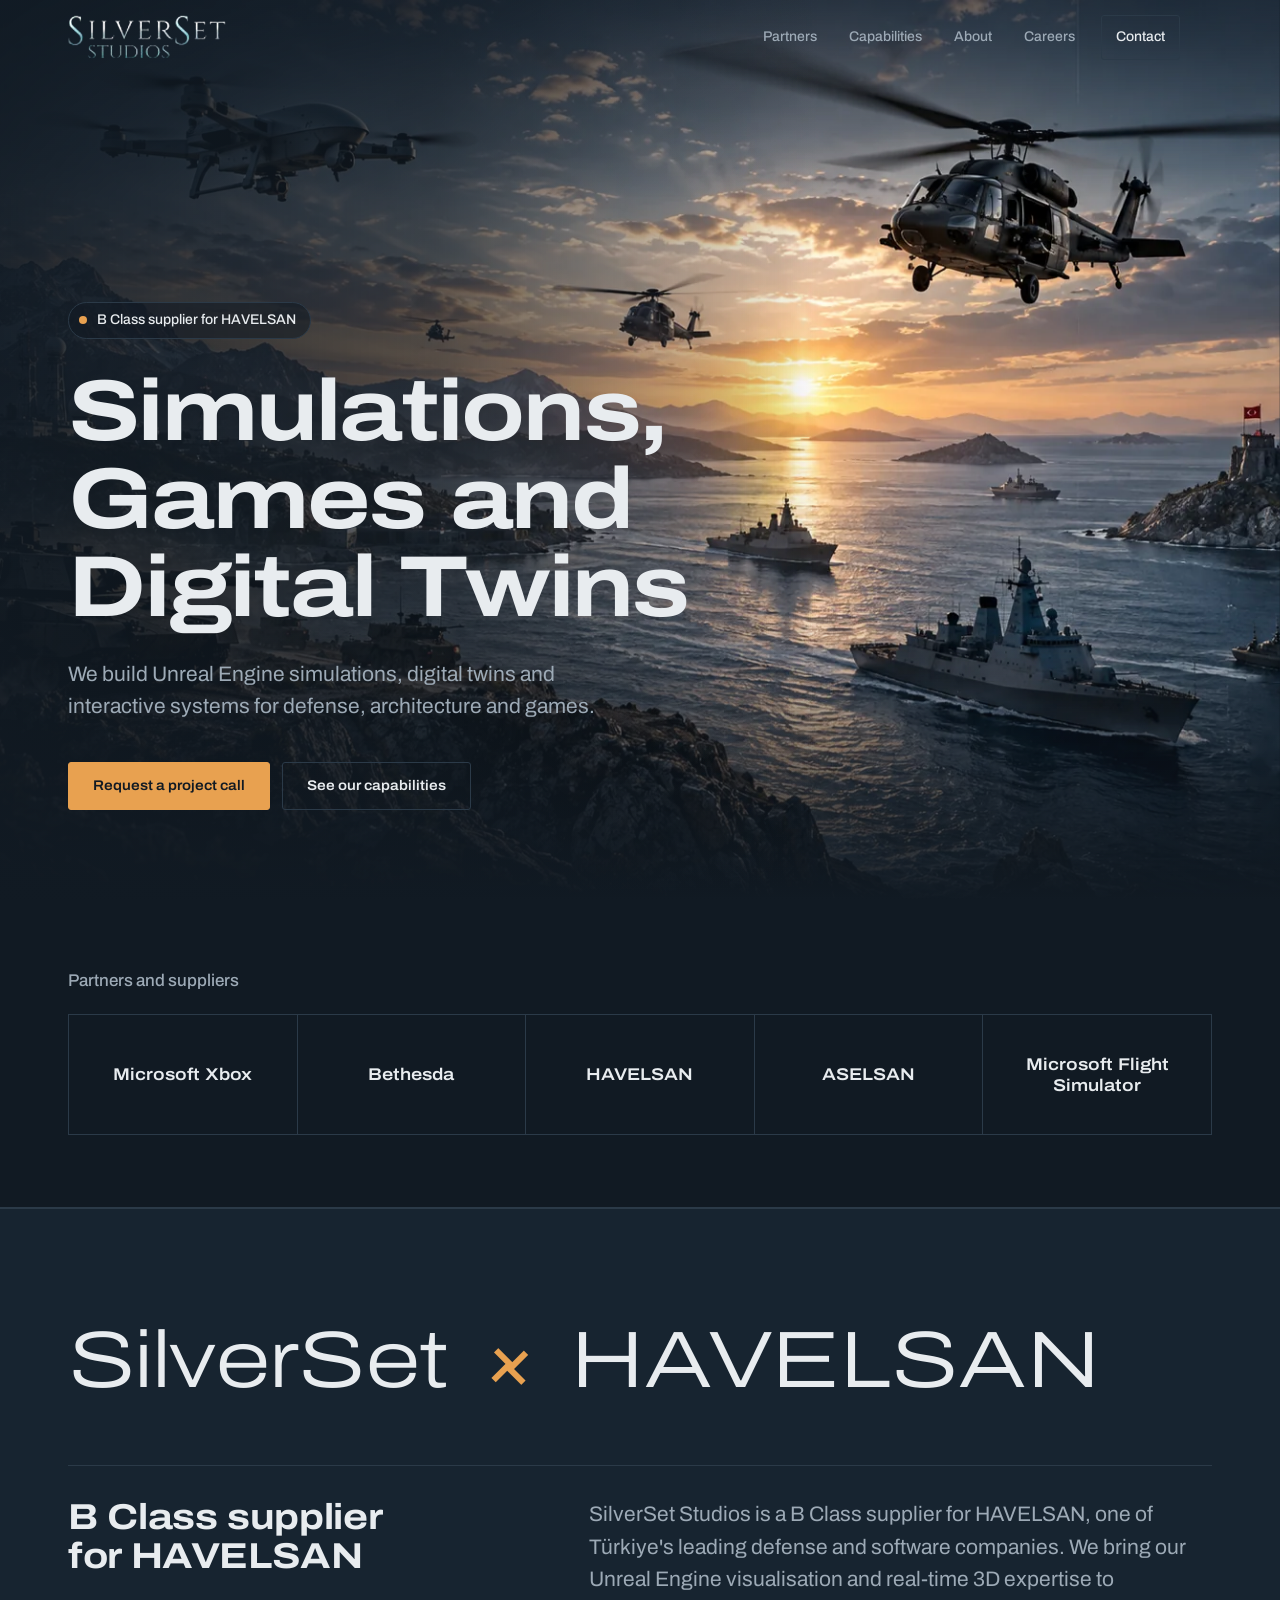
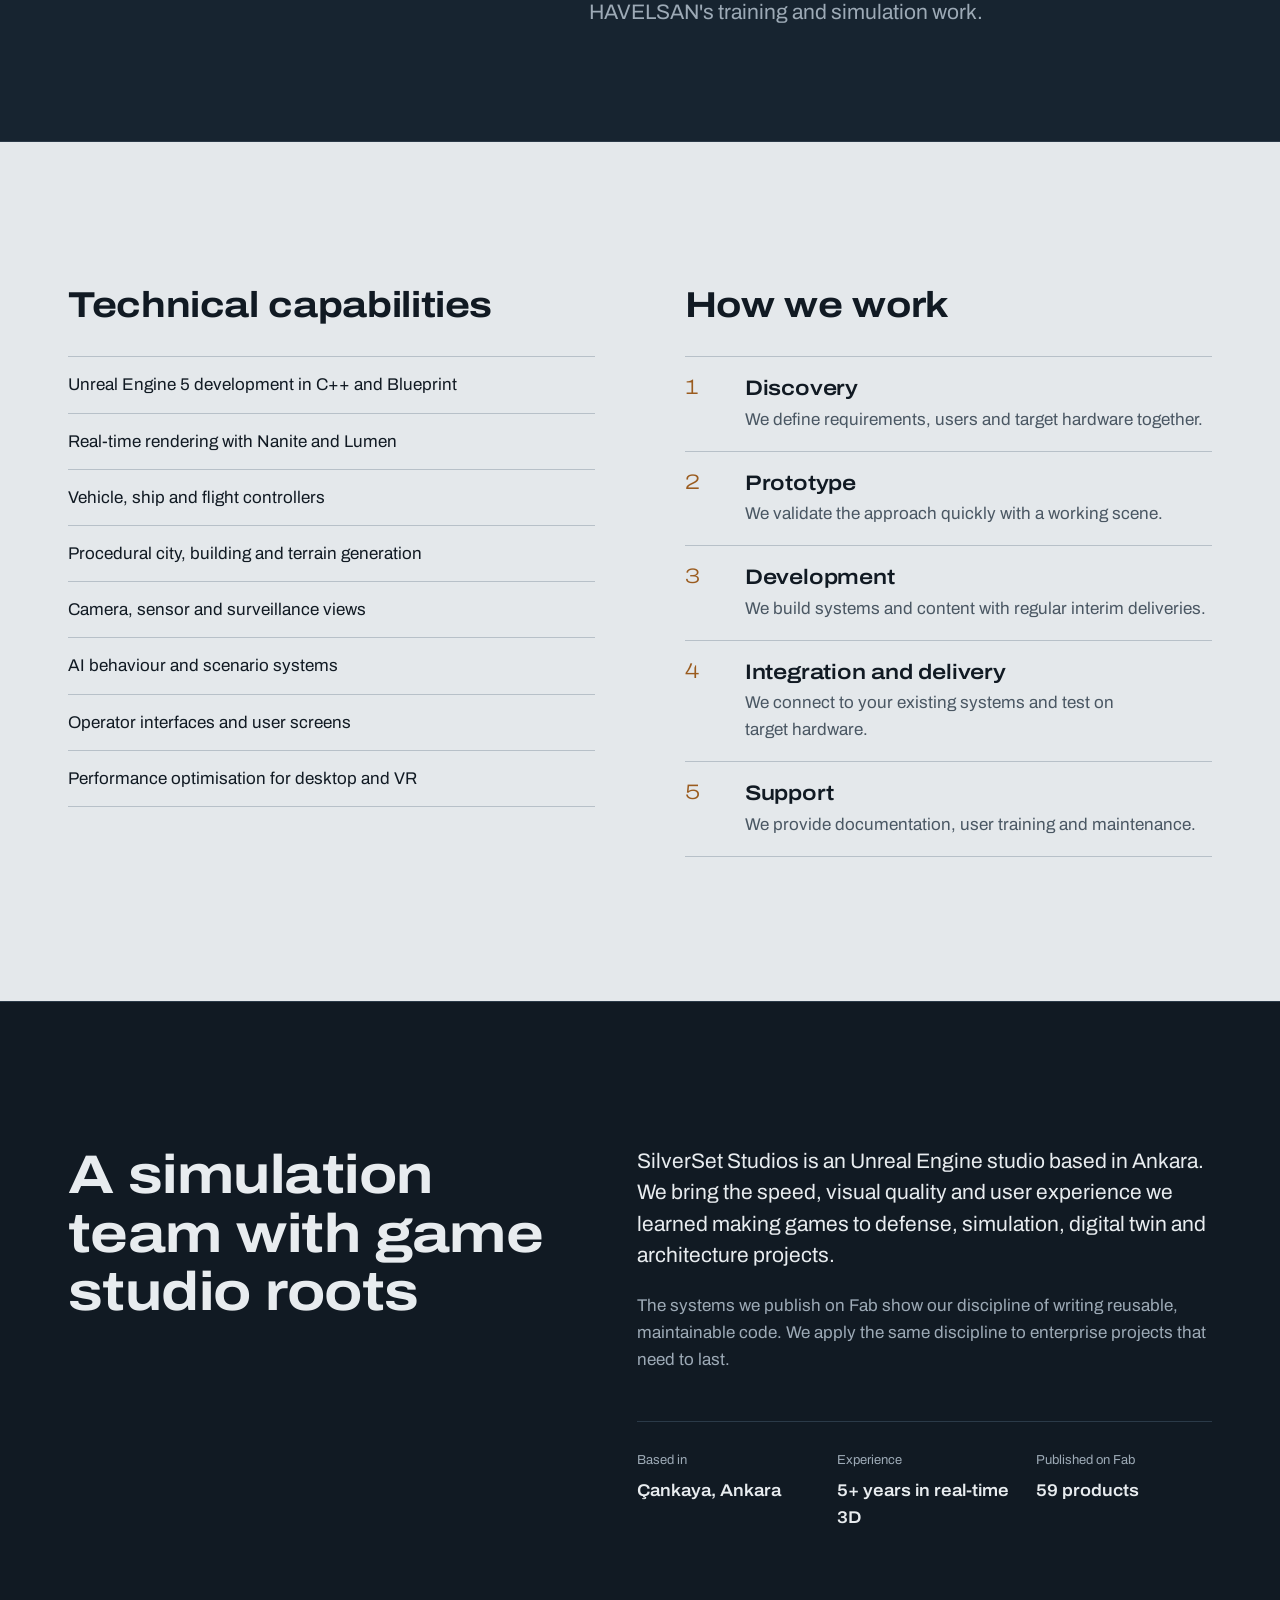
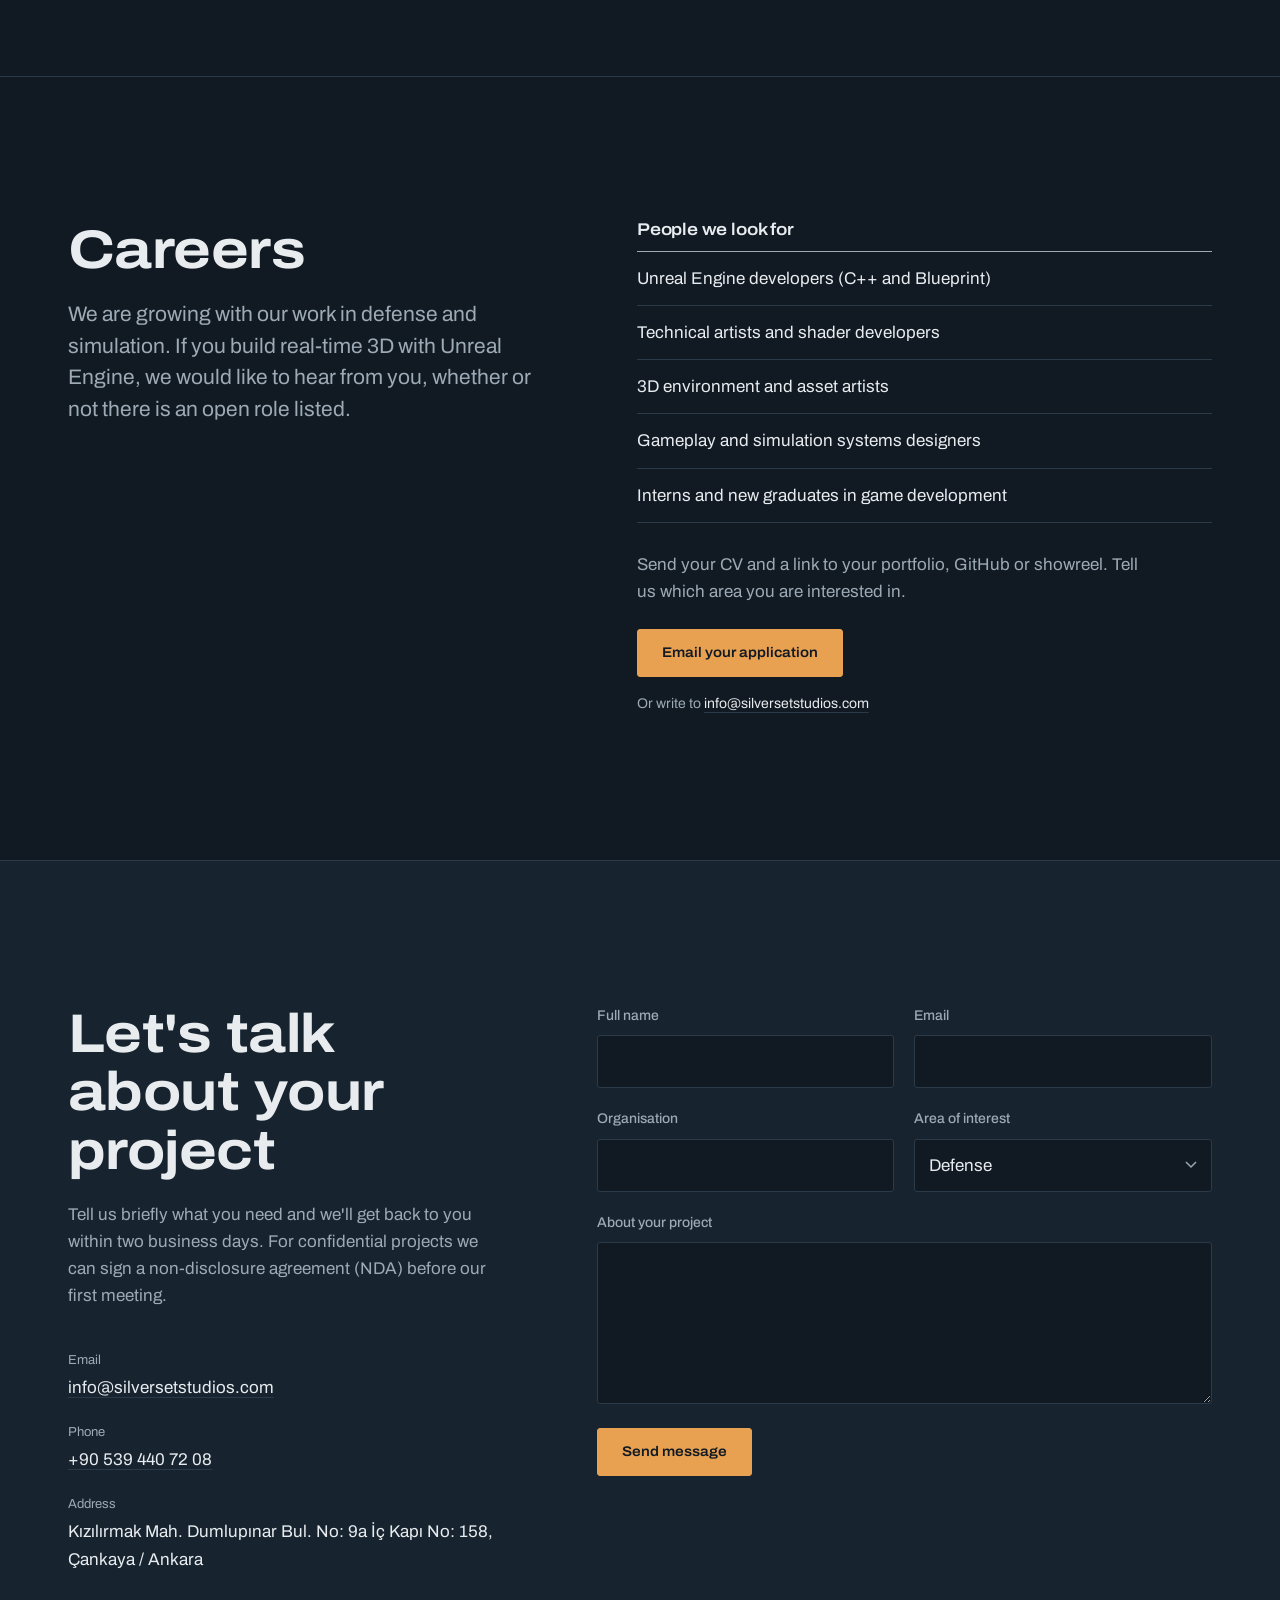
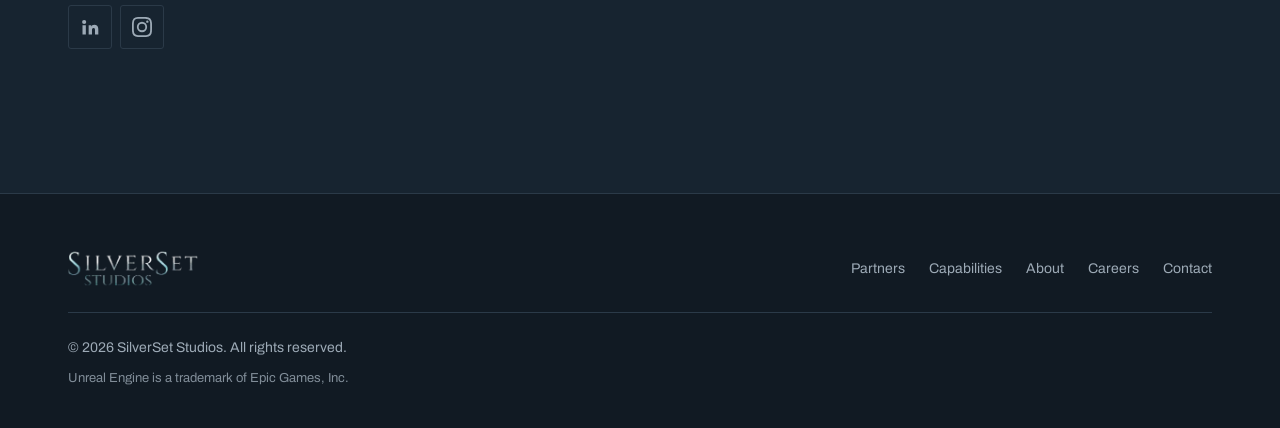
<file: index.html>
<!DOCTYPE html>
<html lang="en">
  <head>
    <meta charset="UTF-8" />
    <meta name="viewport" content="width=device-width, initial-scale=1" />
    <title>SilverSet Studios | Simulation, digital twins and game systems with Unreal Engine</title>
    <meta
      name="description"
      content="SilverSet Studios is an Ankara-based studio building real-time 3D systems with Unreal Engine for defense, simulation, digital twins, architecture and games. B Class supplier for HAVELSAN."
    />
    <link rel="canonical" href="https://www.silversetstudios.com/" />
    <meta name="theme-color" content="#111A23" />

    <meta property="og:type" content="website" />
    <meta property="og:locale" content="en_US" />
    <meta property="og:site_name" content="SilverSet Studios" />
    <meta property="og:title" content="SilverSet Studios | Simulations, Games and Digital Twins" />
    <meta
      property="og:description"
      content="Unreal Engine systems for defense, simulation, digital twins, architecture and games. B Class supplier for HAVELSAN."
    />
    <meta property="og:url" content="https://www.silversetstudios.com/" />
    <meta property="og:image" content="https://www.silversetstudios.com/img/web/og-image.jpg" />
    <meta name="twitter:card" content="summary_large_image" />

    <link rel="icon" type="image/png" sizes="64x64" href="img/web/icon-64.png" />
    <link rel="apple-touch-icon" href="img/web/icon-180.png" />

    <link rel="preconnect" href="https://fonts.googleapis.com" />
    <link rel="preconnect" href="https://fonts.gstatic.com" crossorigin />
    <link
      href="https://fonts.googleapis.com/css2?family=Archivo:wdth,wght@62..125,300..800&display=swap"
      rel="stylesheet"
    />
    <link rel="preload" as="image" href="img/web/hero.webp" imagesrcset="img/web/hero-960.webp 960w, img/web/hero.webp 1672w" imagesizes="100vw" />
    <link rel="stylesheet" href="styles.css" />

    <script type="application/ld+json">
      {
        "@context": "https://schema.org",
        "@type": "Organization",
        "name": "SilverSet Studios",
        "url": "https://www.silversetstudios.com",
        "logo": "https://www.silversetstudios.com/img/web/logo.png",
        "email": "info@silversetstudios.com",
        "telephone": "+90 539 440 7208",
        "address": {
          "@type": "PostalAddress",
          "streetAddress": "Kızılırmak Mah. Dumlupınar Bul. No: 9a İç Kapı No: 158",
          "addressLocality": "Çankaya",
          "addressRegion": "Ankara",
          "addressCountry": "TR"
        },
        "sameAs": [
          "https://www.linkedin.com/company/silversetstudios",
          "https://www.instagram.com/silversetstudios"
        ]
      }
    </script>
  </head>
  <body>
    <a class="skip-link" href="#main">Skip to content</a>

    <header class="site-header" id="top">
      <div class="wrap header-inner">
        <a href="#top" class="brand" aria-label="SilverSet Studios home">
          <img src="img/web/logo.webp" alt="SilverSet Studios" width="549" height="154" />
        </a>

        <nav class="main-nav" id="main-nav" aria-label="Main menu">
          <ul>
            <li><a href="#partners">Partners</a></li>
            <li><a href="#capabilities">Capabilities</a></li>
            <li><a href="#about">About</a></li>
            <li><a href="#careers">Careers</a></li>
            <li><a href="#contact" class="nav-cta">Contact</a></li>
          </ul>
        </nav>

        <div class="header-tools">
          <button
            class="menu-toggle"
            type="button"
            id="menu-toggle"
            aria-expanded="false"
            aria-controls="main-nav"
          >
            <span class="menu-toggle-bar"></span>
            <span class="visually-hidden">Menu</span>
          </button>
        </div>
      </div>
    </header>

    <main id="main">
      <!-- Hero -->
      <section class="hero" aria-labelledby="hero-title">
        <div class="hero-media" aria-hidden="true">
          <img
            src="img/web/hero.webp"
            srcset="img/web/hero-960.webp 960w, img/web/hero.webp 1672w"
            sizes="100vw"
            alt=""
            width="1672"
            height="941"
            fetchpriority="high"
          />
        </div>

        <div class="wrap hero-inner">
          <p class="hero-partner">
            <span class="partner-dot" aria-hidden="true"></span>
            <span>B Class supplier for HAVELSAN</span>
          </p>
          <h1 class="hero-title" id="hero-title">Simulations, Games and Digital Twins</h1>
          <p class="hero-lead">We build Unreal Engine simulations, digital twins and interactive systems for defense, architecture and games.</p>
          <div class="hero-actions">
            <a href="#contact" class="btn btn-solid">Request a project call</a>
            <a href="#capabilities" class="btn btn-line">See our capabilities</a>
          </div>
        </div>
      </section>

      <!-- Partners and suppliers -->
      <section class="partners" id="partners" aria-labelledby="partners-title">
        <div class="wrap">
          <h2 class="partners-title" id="partners-title">Partners and suppliers</h2>
          <ul class="partner-list">
            <li class="partner"><span class="partner-name">Microsoft Xbox</span></li>
            <li class="partner"><span class="partner-name">Bethesda</span></li>
            <li class="partner"><span class="partner-name">HAVELSAN</span></li>
            <li class="partner"><span class="partner-name">ASELSAN</span></li>
            <li class="partner"><span class="partner-name">Microsoft Flight Simulator</span></li>
          </ul>
        </div>
      </section>

      <!-- Partnership -->
      <section class="partnership" id="partnership" aria-labelledby="partner-title">
        <div class="wrap partnership-inner">
          <p class="partner-mark" aria-hidden="true">SilverSet <span class="partner-x">×</span> HAVELSAN</p>
          <div class="partner-text">
            <h2 id="partner-title">B Class supplier for HAVELSAN</h2>
            <p>SilverSet Studios is a B Class supplier for HAVELSAN, one of Türkiye's leading defense and software companies. We bring our Unreal Engine visualisation and real-time 3D expertise to HAVELSAN's training and simulation work.</p>
          </div>
        </div>
      </section>

      <!-- Capabilities + process -->
      <section class="method" id="capabilities" aria-labelledby="method-title">
        <div class="wrap method-inner">
          <div class="capabilities">
            <h2 id="method-title">Technical capabilities</h2>
            <ul class="cap-list">
              <li>Unreal Engine 5 development in C++ and Blueprint</li>
              <li>Real-time rendering with Nanite and Lumen</li>
              <li>Vehicle, ship and flight controllers</li>
              <li>Procedural city, building and terrain generation</li>
              <li>Camera, sensor and surveillance views</li>
              <li>AI behaviour and scenario systems</li>
              <li>Operator interfaces and user screens</li>
              <li>Performance optimisation for desktop and VR</li>
            </ul>
          </div>

          <div class="process">
            <h2>How we work</h2>
            <ol class="process-list">
              <li>
                <h3>Discovery</h3>
                <p>We define requirements, users and target hardware together.</p>
              </li>
              <li>
                <h3>Prototype</h3>
                <p>We validate the approach quickly with a working scene.</p>
              </li>
              <li>
                <h3>Development</h3>
                <p>We build systems and content with regular interim deliveries.</p>
              </li>
              <li>
                <h3>Integration and delivery</h3>
                <p>We connect to your existing systems and test on target hardware.</p>
              </li>
              <li>
                <h3>Support</h3>
                <p>We provide documentation, user training and maintenance.</p>
              </li>
            </ol>
          </div>
        </div>
      </section>

      <!-- About -->
      <section class="about" id="about" aria-labelledby="about-title">
        <div class="wrap about-inner">
          <h2 id="about-title">A simulation team with game studio roots</h2>
          <div class="about-text">
            <p>SilverSet Studios is an Unreal Engine studio based in Ankara. We bring the speed, visual quality and user experience we learned making games to defense, simulation, digital twin and architecture projects.</p>
            <p>The systems we publish on Fab show our discipline of writing reusable, maintainable code. We apply the same discipline to enterprise projects that need to last.</p>
            <dl class="facts">
              <div>
                <dt>Based in</dt>
                <dd>Çankaya, Ankara</dd>
              </div>
              <div>
                <dt>Experience</dt>
                <dd>5+ years in real-time 3D</dd>
              </div>
              <div>
                <dt>Published on Fab</dt>
                <dd>59 products</dd>
              </div>
            </dl>
          </div>
        </div>
      </section>

      <!-- Careers -->
      <section class="careers" id="careers" aria-labelledby="careers-title">
        <div class="wrap careers-inner">
          <div class="careers-intro">
            <h2 id="careers-title">Careers</h2>
            <p>
              We are growing with our work in defense and simulation. If you build real-time 3D
              with Unreal Engine, we would like to hear from you, whether or not there is an
              open role listed.
            </p>
          </div>
          <div class="careers-body">
            <h3>People we look for</h3>
            <ul class="careers-roles">
              <li>Unreal Engine developers (C++ and Blueprint)</li>
              <li>Technical artists and shader developers</li>
              <li>3D environment and asset artists</li>
              <li>Gameplay and simulation systems designers</li>
              <li>Interns and new graduates in game development</li>
            </ul>
            <p class="careers-how">
              Send your CV and a link to your portfolio, GitHub or showreel. Tell us which area
              you are interested in.
            </p>
            <a
              class="btn btn-solid"
              id="careers-mail"
              href="mailto:info@silversetstudios.com?subject=Job%20application%20-%20SilverSet%20Studios&body=Hello%20SilverSet%20team%2C%0D%0A%0D%0AName%3A%20%0D%0AArea%20of%20interest%3A%20%0D%0APortfolio%20%2F%20GitHub%20link%3A%20%0D%0A%0D%0AI%20have%20attached%20my%20CV.%0D%0A"
              >Email your application</a
            >
            <p class="careers-alt">
              Or write to <a href="mailto:info@silversetstudios.com">info@silversetstudios.com</a>
            </p>
          </div>
        </div>
      </section>

      <!-- Contact -->
      <section class="contact" id="contact" aria-labelledby="contact-title">
        <div class="wrap contact-inner">
          <div class="contact-info">
            <h2 id="contact-title">Let's talk about your project</h2>
            <p>Tell us briefly what you need and we'll get back to you within two business days. For confidential projects we can sign a non-disclosure agreement (NDA) before our first meeting.</p>
            <dl class="contact-list">
              <div>
                <dt>Email</dt>
                <dd><a href="mailto:info@silversetstudios.com">info@silversetstudios.com</a></dd>
              </div>
              <div>
                <dt>Phone</dt>
                <dd><a href="tel:+905394407208">+90 539 440 72 08</a></dd>
              </div>
              <div>
                <dt>Address</dt>
                <dd>Kızılırmak Mah. Dumlupınar Bul. No: 9a İç Kapı No: 158, Çankaya / Ankara</dd>
              </div>
            </dl>
            <div class="social">
              <a href="https://www.linkedin.com/company/silversetstudios" target="_blank" rel="noopener" aria-label="LinkedIn">
                <svg viewBox="0 0 24 24" width="20" height="20" aria-hidden="true"><path fill="currentColor" d="M4.98 3.5A2.5 2.5 0 1 1 5 8.5a2.5 2.5 0 0 1-.02-5ZM3 9.75h4V21H3V9.75Zm6.5 0h3.83v1.54h.06c.53-1 1.84-2.06 3.79-2.06 4.05 0 4.8 2.67 4.8 6.14V21h-4v-5.02c0-1.2-.02-2.74-1.67-2.74-1.67 0-1.93 1.3-1.93 2.65V21h-4V9.75Z"/></svg>
              </a>
              <a href="https://www.instagram.com/silversetstudios" target="_blank" rel="noopener" aria-label="Instagram">
                <svg viewBox="0 0 24 24" width="20" height="20" aria-hidden="true"><path fill="currentColor" d="M12 2.2c3.2 0 3.58 0 4.85.07 3.25.15 4.77 1.69 4.92 4.92.06 1.27.07 1.65.07 4.85s0 3.58-.07 4.85c-.15 3.23-1.66 4.77-4.92 4.92-1.27.06-1.65.07-4.85.07s-3.58 0-4.85-.07c-3.26-.15-4.77-1.7-4.92-4.92C2.17 15.58 2.16 15.2 2.16 12s0-3.58.07-4.85C2.38 3.92 3.9 2.38 7.15 2.23 8.42 2.17 8.8 2.16 12 2.16ZM12 0C8.74 0 8.33 0 7.05.07 2.7.27.27 2.69.07 7.05 0 8.33 0 8.74 0 12s0 3.67.07 4.95c.2 4.36 2.62 6.78 6.98 6.98C8.33 24 8.74 24 12 24s3.67 0 4.95-.07c4.35-.2 6.78-2.62 6.98-6.98.06-1.28.07-1.69.07-4.95s0-3.67-.07-4.95c-.2-4.35-2.62-6.78-6.98-6.98C15.67 0 15.26 0 12 0Zm0 5.84a6.16 6.16 0 1 0 0 12.32 6.16 6.16 0 0 0 0-12.32ZM12 16a4 4 0 1 1 0-8 4 4 0 0 1 0 8Zm6.4-11.85a1.44 1.44 0 1 0 0 2.88 1.44 1.44 0 0 0 0-2.88Z"/></svg>
              </a>
            </div>
          </div>

          <form class="contact-form" id="contact-form" action="https://formspree.io/f/xqalopgl" method="POST" novalidate>
            <div class="field">
              <label for="f-name">Full name</label>
              <input id="f-name" name="name" type="text" autocomplete="name" required />
            </div>
            <div class="field">
              <label for="f-email">Email</label>
              <input id="f-email" name="email" type="email" autocomplete="email" required />
            </div>
            <div class="field">
              <label for="f-org">Organisation</label>
              <input id="f-org" name="organization" type="text" autocomplete="organization" />
            </div>
            <div class="field">
              <label for="f-sector">Area of interest</label>
              <select id="f-sector" name="sector">
                <option value="Defense">Defense</option>
                <option value="Simulation">Simulation</option>
                <option value="Digital twins">Digital twins</option>
                <option value="Architecture">Architecture</option>
                <option value="Games">Games and game systems</option>
                <option value="Other">Other</option>
              </select>
            </div>
            <div class="field field-wide">
              <label for="f-message">About your project</label>
              <textarea id="f-message" name="message" rows="5" required></textarea>
            </div>
            <input type="hidden" name="_subject" value="silversetstudios.com contact form" />
            <div class="form-foot field-wide">
              <button type="submit" class="btn btn-solid">Send message</button>
              <p class="form-status" id="form-status" role="status" aria-live="polite"></p>
            </div>
          </form>
        </div>
      </section>
    </main>

    <footer class="site-footer">
      <div class="wrap footer-inner">
        <img src="img/web/logo.webp" alt="SilverSet Studios" class="footer-logo" width="549" height="154" loading="lazy" />
        <nav aria-label="Footer menu">
          <ul>
            <li><a href="#partners">Partners</a></li>
            <li><a href="#capabilities">Capabilities</a></li>
            <li><a href="#about">About</a></li>
            <li><a href="#careers">Careers</a></li>
            <li><a href="#contact">Contact</a></li>
          </ul>
        </nav>
        <p class="copyright">
          &copy; <span id="year">2026</span> SilverSet Studios.
          <span>All rights reserved.</span>
        </p>
        <p class="trademark">Unreal Engine is a trademark of Epic Games, Inc.</p>
      </div>
    </footer>

    <script src="script.js"></script>
  </body>
</html>
</file>
<file: styles.css>
/* SilverSet Studios
   Palette: deep navy base, silver text, sunset amber as the single accent. */

:root {
  /* palette sampled from the hero scene: deep sea navy, sunset amber, steel sky */
  --ink: #111a23;
  --ink-raised: #172430;
  --line: #2b3a48;
  --silver: #e8ecef;
  --steel: #9daab6;
  --accent: #e8a150;
  --accent-deep: #9a5b1e;
  --paper: #e4e8eb;
  --paper-ink: #111a23;
  --paper-muted: #4a5763;
  --paper-line: #b7c0c8;

  --font: "Archivo", "Helvetica Neue", Arial, sans-serif;
  --wide: 116%;
  --wrap: 1240px;
  --gutter: clamp(20px, 4vw, 48px);
  --header-h: 76px;

  --step--1: 0.875rem;
  --step-0: 1.0625rem;
  --step-1: 1.3125rem;
  --step-2: clamp(1.6rem, 1.2rem + 1.4vw, 2.25rem);
  --step-3: clamp(2.1rem, 1.4rem + 2.6vw, 3.4rem);
  --step-4: clamp(2.6rem, 1.4rem + 5vw, 5.6rem);

  color-scheme: dark;
}

*,
*::before,
*::after {
  box-sizing: border-box;
}

html {
  scroll-behavior: smooth;
  scroll-padding-top: calc(var(--header-h) + 12px);
  -webkit-text-size-adjust: 100%;
}

body {
  margin: 0;
  background: var(--ink);
  color: var(--silver);
  font-family: var(--font);
  font-size: var(--step-0);
  line-height: 1.6;
  font-feature-settings: "tnum" 0;
  -webkit-font-smoothing: antialiased;
}

img {
  max-width: 100%;
  height: auto;
  display: block;
}

a {
  color: inherit;
}

h1,
h2,
h3 {
  margin: 0;
  font-weight: 700;
  font-stretch: var(--wide);
  line-height: 1.08;
  letter-spacing: -0.01em;
  text-wrap: balance;
}

p {
  margin: 0;
  text-wrap: pretty;
}

:focus-visible {
  outline: 2px solid var(--accent);
  outline-offset: 3px;
  border-radius: 2px;
}

.wrap {
  width: 100%;
  max-width: var(--wrap);
  margin-inline: auto;
  padding-inline: var(--gutter);
}

.visually-hidden {
  position: absolute !important;
  width: 1px;
  height: 1px;
  overflow: hidden;
  clip: rect(0 0 0 0);
  white-space: nowrap;
}

.skip-link {
  position: absolute;
  left: 12px;
  top: -60px;
  z-index: 100;
  padding: 10px 16px;
  background: var(--accent);
  color: var(--ink);
  font-weight: 600;
  text-decoration: none;
}
.skip-link:focus {
  top: 12px;
}

/* ---------- Buttons ---------- */

.btn {
  display: inline-flex;
  align-items: center;
  justify-content: center;
  min-height: 48px;
  padding: 0 24px;
  border-radius: 3px;
  font: inherit;
  font-size: var(--step--1);
  font-weight: 600;
  font-stretch: 108%;
  text-decoration: none;
  cursor: pointer;
  transition: background-color 0.2s, color 0.2s, border-color 0.2s;
}

.btn-solid {
  background: var(--accent);
  color: var(--ink);
  border: 1px solid var(--accent);
}
.btn-solid:hover {
  background: var(--silver);
  border-color: var(--silver);
}

.btn-line {
  background: transparent;
  color: var(--silver);
  border: 1px solid var(--line);
}
.btn-line:hover {
  border-color: var(--silver);
}

/* ---------- Header ---------- */

.site-header {
  position: fixed;
  inset: 0 0 auto 0;
  z-index: 50;
  height: var(--header-h);
  transition: background-color 0.25s, border-color 0.25s;
  border-bottom: 1px solid transparent;
}

.site-header.is-solid {
  background: rgba(17, 26, 35, 0.94);
  backdrop-filter: blur(10px);
  -webkit-backdrop-filter: blur(10px);
  border-bottom-color: var(--line);
}

.header-inner {
  height: 100%;
  display: flex;
  align-items: center;
  gap: 32px;
}

.brand img {
  width: 158px;
}

.main-nav {
  margin-left: auto;
}

.main-nav ul {
  display: flex;
  align-items: center;
  gap: 4px;
  list-style: none;
  margin: 0;
  padding: 0;
}

.main-nav a {
  display: block;
  padding: 10px 14px;
  font-size: var(--step--1);
  font-weight: 500;
  color: var(--steel);
  text-decoration: none;
  transition: color 0.2s;
}
.main-nav a:hover {
  color: var(--silver);
}

.main-nav .nav-cta {
  margin-left: 8px;
  color: var(--silver);
  border: 1px solid var(--line);
  border-radius: 3px;
}
.main-nav .nav-cta:hover {
  border-color: var(--accent);
}

.header-tools {
  display: flex;
  align-items: center;
  gap: 8px;
}

.menu-toggle {
  display: none;
  width: 44px;
  height: 44px;
  background: none;
  border: 0;
  cursor: pointer;
  position: relative;
}

.menu-toggle-bar,
.menu-toggle-bar::before,
.menu-toggle-bar::after {
  position: absolute;
  left: 11px;
  width: 22px;
  height: 2px;
  background: var(--silver);
  transition: transform 0.25s, top 0.25s, opacity 0.2s;
}
.menu-toggle-bar {
  top: 21px;
}
.menu-toggle-bar::before,
.menu-toggle-bar::after {
  content: "";
  left: 0;
}
.menu-toggle-bar::before {
  top: -7px;
}
.menu-toggle-bar::after {
  top: 7px;
}
.menu-toggle[aria-expanded="true"] .menu-toggle-bar {
  background: transparent;
}
.menu-toggle[aria-expanded="true"] .menu-toggle-bar::before {
  top: 0;
  transform: rotate(45deg);
}
.menu-toggle[aria-expanded="true"] .menu-toggle-bar::after {
  top: 0;
  transform: rotate(-45deg);
}

/* ---------- Hero ---------- */

.hero {
  position: relative;
  min-height: 100vh;
  min-height: 100svh;
  display: flex;
  align-items: flex-end;
  padding: calc(var(--header-h) + 48px) 0 clamp(64px, 10vh, 120px);
  overflow: hidden;
  isolation: isolate;
  background: var(--ink);
}

.hero-media {
  position: absolute;
  inset: 0;
  z-index: -2;
}
.hero-media img {
  width: 100%;
  height: 100%;
  object-fit: cover;
  object-position: 62% 50%;
  animation: hero-in 1.8s ease both;
}

/* the one page-load moment: the scene settles in */
@keyframes hero-in {
  from {
    opacity: 0;
    transform: scale(1.04);
  }
  to {
    opacity: 1;
    transform: none;
  }
}

.hero::after {
  /* keeps the headline and the header readable over the photo */
  content: "";
  position: absolute;
  inset: 0;
  z-index: -1;
  background:
    linear-gradient(90deg, rgba(17, 26, 35, 0.9) 0%, rgba(17, 26, 35, 0.66) 34%, rgba(17, 26, 35, 0) 64%),
    linear-gradient(0deg, var(--ink) 0%, rgba(17, 26, 35, 0) 32%),
    linear-gradient(180deg, rgba(17, 26, 35, 0.6) 0%, rgba(17, 26, 35, 0) 22%);
  pointer-events: none;
}

.hero-inner {
  position: relative;
}

.hero-partner {
  display: inline-flex;
  align-items: center;
  gap: 10px;
  margin-bottom: 28px;
  padding: 6px 14px 6px 10px;
  border: 1px solid var(--line);
  border-radius: 100px;
  background: rgba(17, 26, 35, 0.6);
  font-size: var(--step--1);
  font-weight: 500;
  color: var(--silver);
}

.partner-dot {
  width: 8px;
  height: 8px;
  border-radius: 50%;
  background: var(--accent);
}

.hero-title {
  max-width: 14ch;
  font-size: var(--step-4);
  font-weight: 700;
  font-stretch: 122%;
  line-height: 1.02;
  letter-spacing: -0.02em;
}

.hero-lead {
  max-width: 44ch;
  margin-top: 28px;
  font-size: var(--step-1);
  line-height: 1.5;
  color: var(--steel);
}

.hero-actions {
  display: flex;
  flex-wrap: wrap;
  gap: 12px;
  margin-top: 40px;
}

/* ---------- Section defaults ---------- */

.contact {
  padding-block: clamp(80px, 12vw, 144px);
}

/* ---------- Partners and suppliers ---------- */

.partners {
  padding-block: clamp(48px, 6vw, 72px);
  border-bottom: 1px solid var(--line);
}

.partners-title {
  font-size: var(--step-0);
  font-weight: 500;
  font-stretch: 100%;
  letter-spacing: 0;
  color: var(--steel);
}

.partner-list {
  list-style: none;
  margin: 24px 0 0;
  padding: 0;
  display: grid;
  grid-template-columns: repeat(5, minmax(0, 1fr));
  border-top: 1px solid var(--line);
  border-left: 1px solid var(--line);
}

.partner {
  display: grid;
  place-items: center;
  min-height: 120px;
  padding: 20px 24px;
  border-right: 1px solid var(--line);
  border-bottom: 1px solid var(--line);
  text-align: center;
}

.partner-name {
  font-size: var(--step-0);
  font-weight: 600;
  font-stretch: 114%;
  line-height: 1.25;
  color: var(--silver);
}

/* ---------- Partnership ---------- */

.partnership {
  border-block: 1px solid var(--line);
  background: var(--ink-raised);
}

.partnership-inner {
  padding-block: clamp(64px, 9vw, 112px);
}

.partner-mark {
  font-size: clamp(2.2rem, 1rem + 5vw, 5.4rem);
  font-weight: 300;
  font-stretch: 125%;
  line-height: 1;
  letter-spacing: -0.02em;
  color: var(--silver);
  white-space: nowrap;
}
.partner-x {
  color: var(--accent);
  font-weight: 200;
  margin-inline: 0.1em;
}

.partner-text {
  display: grid;
  grid-template-columns: minmax(0, 5fr) minmax(0, 7fr);
  gap: 24px clamp(32px, 6vw, 96px);
  margin-top: clamp(40px, 5vw, 64px);
  padding-top: 32px;
  border-top: 1px solid var(--line);
}
.partner-text h2 {
  font-size: var(--step-2);
}
.partner-text p {
  color: var(--steel);
  font-size: var(--step-1);
  line-height: 1.55;
  max-width: 52ch;
}

/* ---------- Capabilities and process (light section) ---------- */

.method {
  background: var(--paper);
  color: var(--paper-ink);
  padding-block: clamp(80px, 12vw, 144px);
  color-scheme: light;
}

.method-inner {
  display: grid;
  grid-template-columns: minmax(0, 1fr) minmax(0, 1fr);
  gap: clamp(48px, 7vw, 112px);
}

.method h2 {
  font-size: var(--step-2);
  margin-bottom: 32px;
}

.cap-list {
  list-style: none;
  margin: 0;
  padding: 0;
  border-top: 1px solid var(--paper-line);
}
.cap-list li {
  padding: 14px 0;
  border-bottom: 1px solid var(--paper-line);
}

.process-list {
  list-style: none;
  margin: 0;
  padding: 0;
  counter-reset: step;
}
.process-list li {
  counter-increment: step;
  display: grid;
  grid-template-columns: 48px 1fr;
  column-gap: 12px;
  padding: 18px 0;
  border-top: 1px solid var(--paper-line);
}
.process-list li:last-child {
  border-bottom: 1px solid var(--paper-line);
}
.process-list li::before {
  content: counter(step);
  grid-row: span 2;
  font-size: var(--step-1);
  font-weight: 300;
  font-stretch: 125%;
  line-height: 1.2;
  color: var(--accent-deep);
  font-variant-numeric: tabular-nums;
}
.process-list h3 {
  font-size: var(--step-1);
  font-weight: 600;
  line-height: 1.25;
}
.process-list p {
  margin-top: 4px;
  color: var(--paper-muted);
}

/* ---------- About ---------- */

.about {
  border-top: 1px solid var(--line);
  padding-block: clamp(80px, 12vw, 144px);
}

.about-inner {
  display: grid;
  grid-template-columns: minmax(0, 5fr) minmax(0, 6fr);
  gap: clamp(40px, 7vw, 112px);
}

.about h2 {
  font-size: var(--step-3);
}

.about-text p + p {
  margin-top: 20px;
}
.about-text p {
  color: var(--steel);
  max-width: 60ch;
}
.about-text p:first-child {
  color: var(--silver);
  font-size: var(--step-1);
  line-height: 1.5;
}

.facts {
  display: grid;
  grid-template-columns: repeat(3, minmax(0, 1fr));
  gap: 24px;
  margin: 48px 0 0;
  padding-top: 28px;
  border-top: 1px solid var(--line);
}
.facts dt {
  font-size: 0.8125rem;
  color: var(--steel);
}
.facts dd {
  margin: 6px 0 0;
  font-weight: 600;
  font-stretch: 108%;
}

/* ---------- Careers ---------- */

.careers {
  border-top: 1px solid var(--line);
  padding-block: clamp(80px, 12vw, 144px);
}

.careers-inner {
  display: grid;
  grid-template-columns: minmax(0, 5fr) minmax(0, 6fr);
  gap: clamp(40px, 7vw, 112px);
}

.careers-intro h2 {
  font-size: var(--step-3);
}
.careers-intro p {
  margin-top: 20px;
  max-width: 44ch;
  color: var(--steel);
  font-size: var(--step-1);
  line-height: 1.5;
}

.careers-body h3 {
  font-size: var(--step-0);
  font-weight: 600;
  font-stretch: 112%;
  padding-bottom: 12px;
  border-bottom: 1px solid var(--steel);
}

.careers-roles {
  list-style: none;
  margin: 0;
  padding: 0;
}
.careers-roles li {
  padding: 13px 0;
  border-bottom: 1px solid var(--line);
}

.careers-how {
  margin: 28px 0 24px;
  color: var(--steel);
  max-width: 52ch;
}

.careers-alt {
  margin-top: 16px;
  font-size: var(--step--1);
  color: var(--steel);
}
.careers-alt a {
  color: var(--silver);
  text-decoration-color: var(--line);
  text-underline-offset: 4px;
}
.careers-alt a:hover {
  text-decoration-color: var(--accent);
}

/* ---------- Contact ---------- */

.contact {
  background: var(--ink-raised);
  border-top: 1px solid var(--line);
}

.contact-inner {
  display: grid;
  grid-template-columns: minmax(0, 5fr) minmax(0, 7fr);
  gap: clamp(40px, 7vw, 112px);
}

.contact-info h2 {
  font-size: var(--step-3);
}
.contact-info > p {
  margin-top: 20px;
  color: var(--steel);
  max-width: 44ch;
}

.contact-list {
  margin: 40px 0 0;
  display: grid;
  gap: 20px;
}
.contact-list dt {
  font-size: 0.8125rem;
  color: var(--steel);
}
.contact-list dd {
  margin: 4px 0 0;
}
.contact-list a {
  text-decoration: none;
  border-bottom: 1px solid var(--line);
  transition: border-color 0.2s;
}
.contact-list a:hover {
  border-color: var(--accent);
}

.social {
  display: flex;
  gap: 8px;
  margin-top: 32px;
}
.social a {
  display: grid;
  place-items: center;
  width: 44px;
  height: 44px;
  border: 1px solid var(--line);
  border-radius: 3px;
  color: var(--steel);
  transition: color 0.2s, border-color 0.2s;
}
.social a:hover {
  color: var(--silver);
  border-color: var(--steel);
}

.contact-form {
  display: grid;
  grid-template-columns: minmax(0, 1fr) minmax(0, 1fr);
  gap: 20px;
  align-content: start;
}

.field {
  display: grid;
  gap: 8px;
}
.field-wide {
  grid-column: 1 / -1;
}

.field label {
  font-size: var(--step--1);
  font-weight: 500;
  color: var(--steel);
}

.field input,
.field select,
.field textarea {
  width: 100%;
  min-height: 48px;
  padding: 12px 14px;
  background: var(--ink);
  border: 1px solid var(--line);
  border-radius: 3px;
  color: var(--silver);
  font: inherit;
  transition: border-color 0.2s;
}
.field textarea {
  resize: vertical;
  min-height: 140px;
}
.field select {
  appearance: none;
  background-image: url("data:image/svg+xml,%3Csvg xmlns='http://www.w3.org/2000/svg' width='12' height='8' viewBox='0 0 12 8'%3E%3Cpath d='M1 1l5 5 5-5' fill='none' stroke='%239aa6b2' stroke-width='1.5'/%3E%3C/svg%3E");
  background-repeat: no-repeat;
  background-position: right 14px center;
  padding-right: 40px;
}
.field input:hover,
.field select:hover,
.field textarea:hover {
  border-color: var(--steel);
}
.field input:focus,
.field select:focus,
.field textarea:focus {
  outline: none;
  border-color: var(--accent);
  box-shadow: 0 0 0 1px var(--accent);
}
.field [aria-invalid="true"] {
  border-color: #e0876f;
}

.form-foot {
  display: flex;
  flex-wrap: wrap;
  align-items: center;
  gap: 16px 24px;
  margin-top: 4px;
}
.form-foot .btn[disabled] {
  opacity: 0.6;
  cursor: progress;
}

.form-status {
  font-size: var(--step--1);
  color: var(--steel);
}
.form-status.is-error {
  color: #eea08b;
}
.form-status.is-success {
  color: var(--accent);
}

/* ---------- Footer ---------- */

.site-footer {
  border-top: 1px solid var(--line);
  padding-block: 56px 40px;
  font-size: var(--step--1);
  color: var(--steel);
}

.footer-inner {
  display: grid;
  grid-template-columns: auto 1fr;
  gap: 24px 48px;
  align-items: center;
}

.footer-logo {
  width: 130px;
}

.site-footer nav ul {
  display: flex;
  flex-wrap: wrap;
  justify-content: flex-end;
  gap: 4px 24px;
  list-style: none;
  margin: 0;
  padding: 0;
}
.site-footer nav a {
  text-decoration: none;
  padding: 8px 0;
  display: inline-block;
}
.site-footer nav a:hover {
  color: var(--silver);
}

.copyright {
  grid-column: 1 / -1;
  padding-top: 24px;
  border-top: 1px solid var(--line);
}
.trademark {
  grid-column: 1 / -1;
  margin-top: -16px;
  font-size: 0.8125rem;
  opacity: 0.8;
}

/* ---------- Responsive ---------- */

@media (max-width: 1080px) {
  .main-nav a {
    padding-inline: 10px;
  }
}

@media (max-width: 880px) {
  :root {
    --header-h: 64px;
  }

  .brand img {
    width: 124px;
  }

  .menu-toggle {
    display: block;
  }

  .main-nav {
    position: fixed;
    top: var(--header-h);
    left: 0;
    right: 0;
    height: calc(100vh - var(--header-h));
    height: calc(100dvh - var(--header-h));
    background: var(--ink);
    border-top: 1px solid var(--line);
    padding: 16px var(--gutter) 40px;
    transform: translateX(100%);
    visibility: hidden;
    transition: transform 0.3s ease, visibility 0.3s;
    overflow-y: auto;
  }
  .main-nav.is-open {
    transform: none;
    visibility: visible;
  }
  .main-nav ul {
    flex-direction: column;
    align-items: stretch;
    gap: 0;
  }
  .main-nav a {
    padding: 18px 0;
    font-size: var(--step-1);
    color: var(--silver);
    border-bottom: 1px solid var(--line);
  }
  .main-nav .nav-cta {
    margin: 24px 0 0;
    text-align: center;
    padding: 14px;
    border-color: var(--accent);
  }
  .header-tools {
    margin-left: auto;
  }
  body.menu-open {
    overflow: hidden;
  }
  .site-header:has(.main-nav.is-open) {
    background: var(--ink);
    border-bottom-color: var(--line);
  }

  .hero::after {
    background:
      linear-gradient(0deg, var(--ink) 0%, rgba(17, 26, 35, 0.88) 42%, rgba(17, 26, 35, 0.15) 75%),
      linear-gradient(180deg, rgba(17, 26, 35, 0.6) 0%, rgba(17, 26, 35, 0) 22%);
  }
  .hero-media img {
    object-position: 70% 30%;
  }

  .partner-text,
  .careers-inner,
  .method-inner,
  .about-inner,
  .contact-inner {
    grid-template-columns: 1fr;
  }
}

@media (max-width: 600px) {
  .contact-form {
    grid-template-columns: 1fr;
  }
  .facts {
    grid-template-columns: 1fr;
    gap: 16px;
  }
  .partner-mark {
    white-space: normal;
  }
  .hero-actions .btn {
    flex: 1 1 100%;
  }
  .footer-inner {
    grid-template-columns: 1fr;
  }
  .site-footer nav ul {
    justify-content: flex-start;
  }
}

@media (prefers-reduced-motion: reduce) {
  html {
    scroll-behavior: auto;
  }
  *,
  *::before,
  *::after {
    animation-duration: 0.01ms !important;
    transition-duration: 0.01ms !important;
  }
}

/* Partner grid on smaller screens: 3 + 2 on tablets, 2 + 2 + 1 on phones */
@media (max-width: 1080px) {
  .partner-list {
    grid-template-columns: repeat(6, minmax(0, 1fr));
  }
  .partner {
    grid-column: span 2;
  }
  .partner:nth-child(n + 4) {
    grid-column: span 3;
  }
}

@media (max-width: 600px) {
  .partner-list {
    grid-template-columns: repeat(2, minmax(0, 1fr));
  }
  .partner,
  .partner:nth-child(n + 4) {
    grid-column: auto;
    min-height: 96px;
    padding: 16px;
  }
  .partner:last-child:nth-child(odd) {
    grid-column: 1 / -1;
  }
  .partner-name {
    font-size: var(--step--1);
  }
}
</file>
